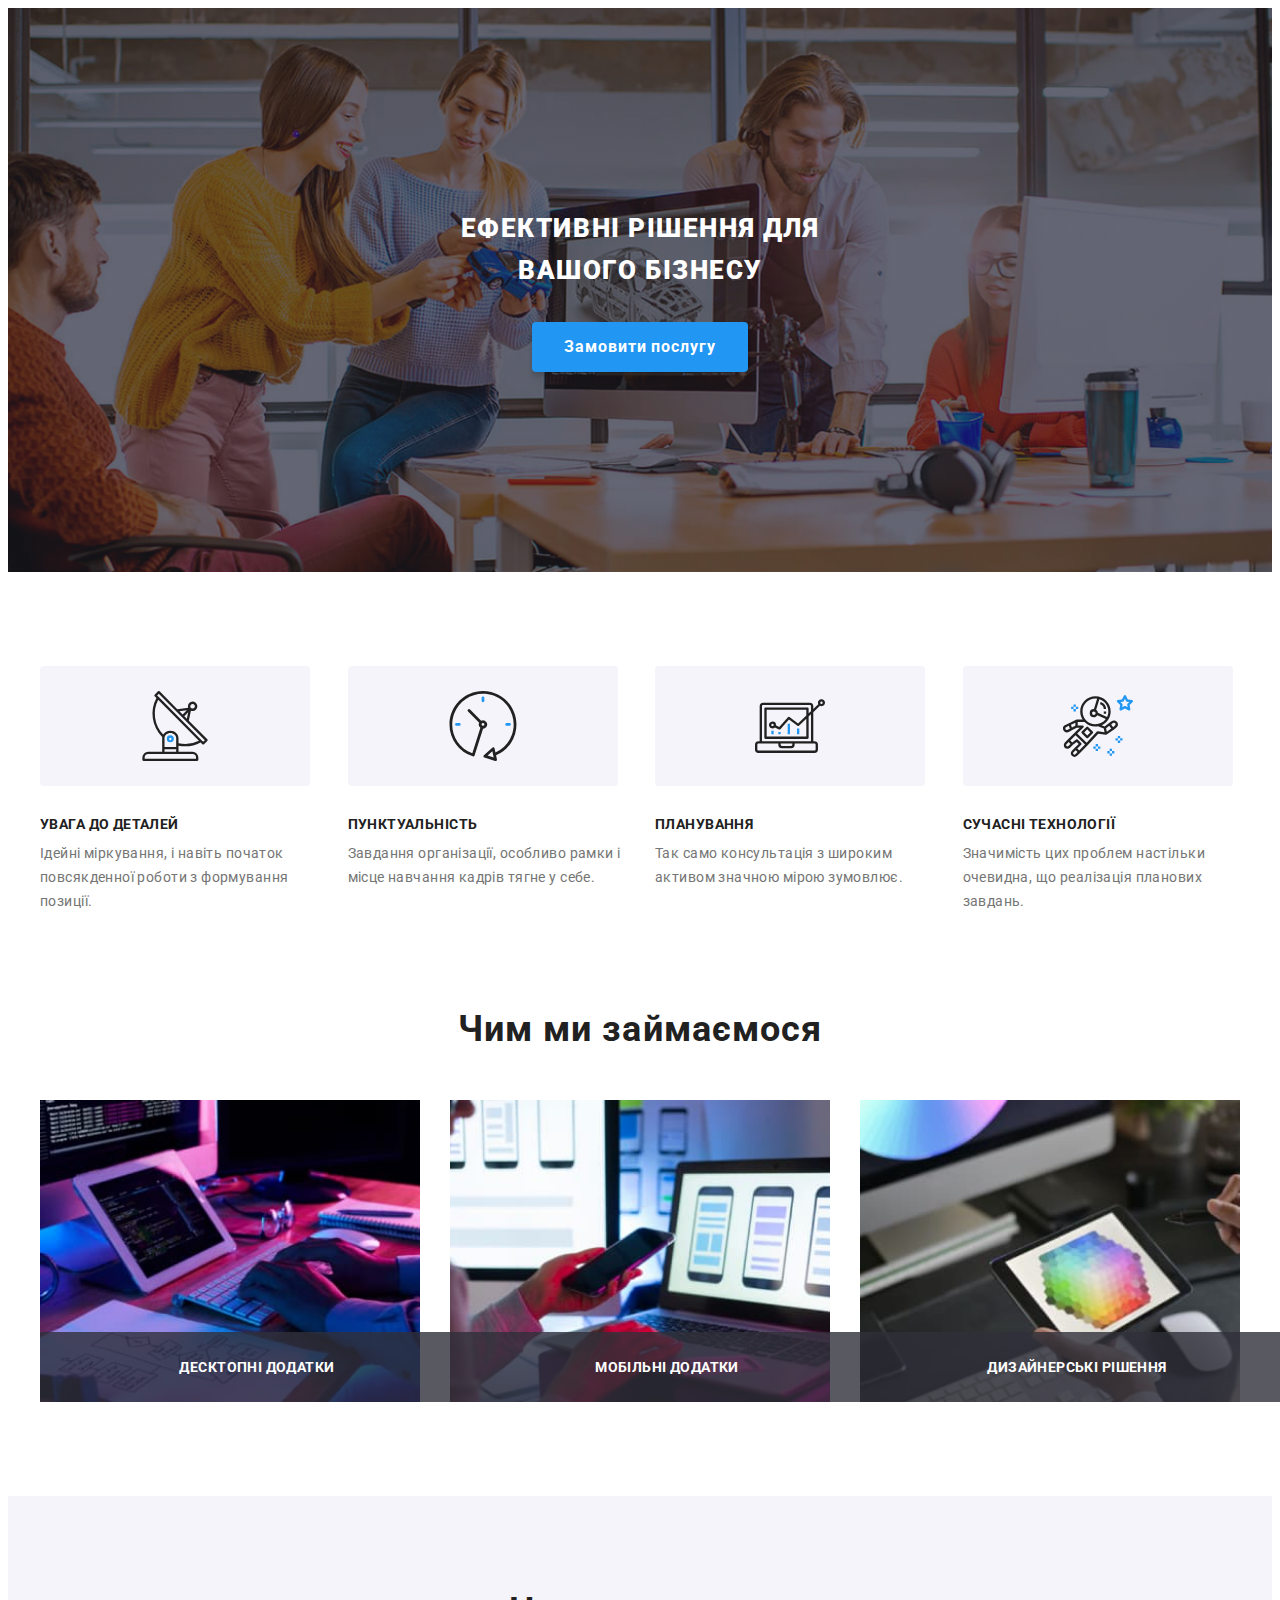
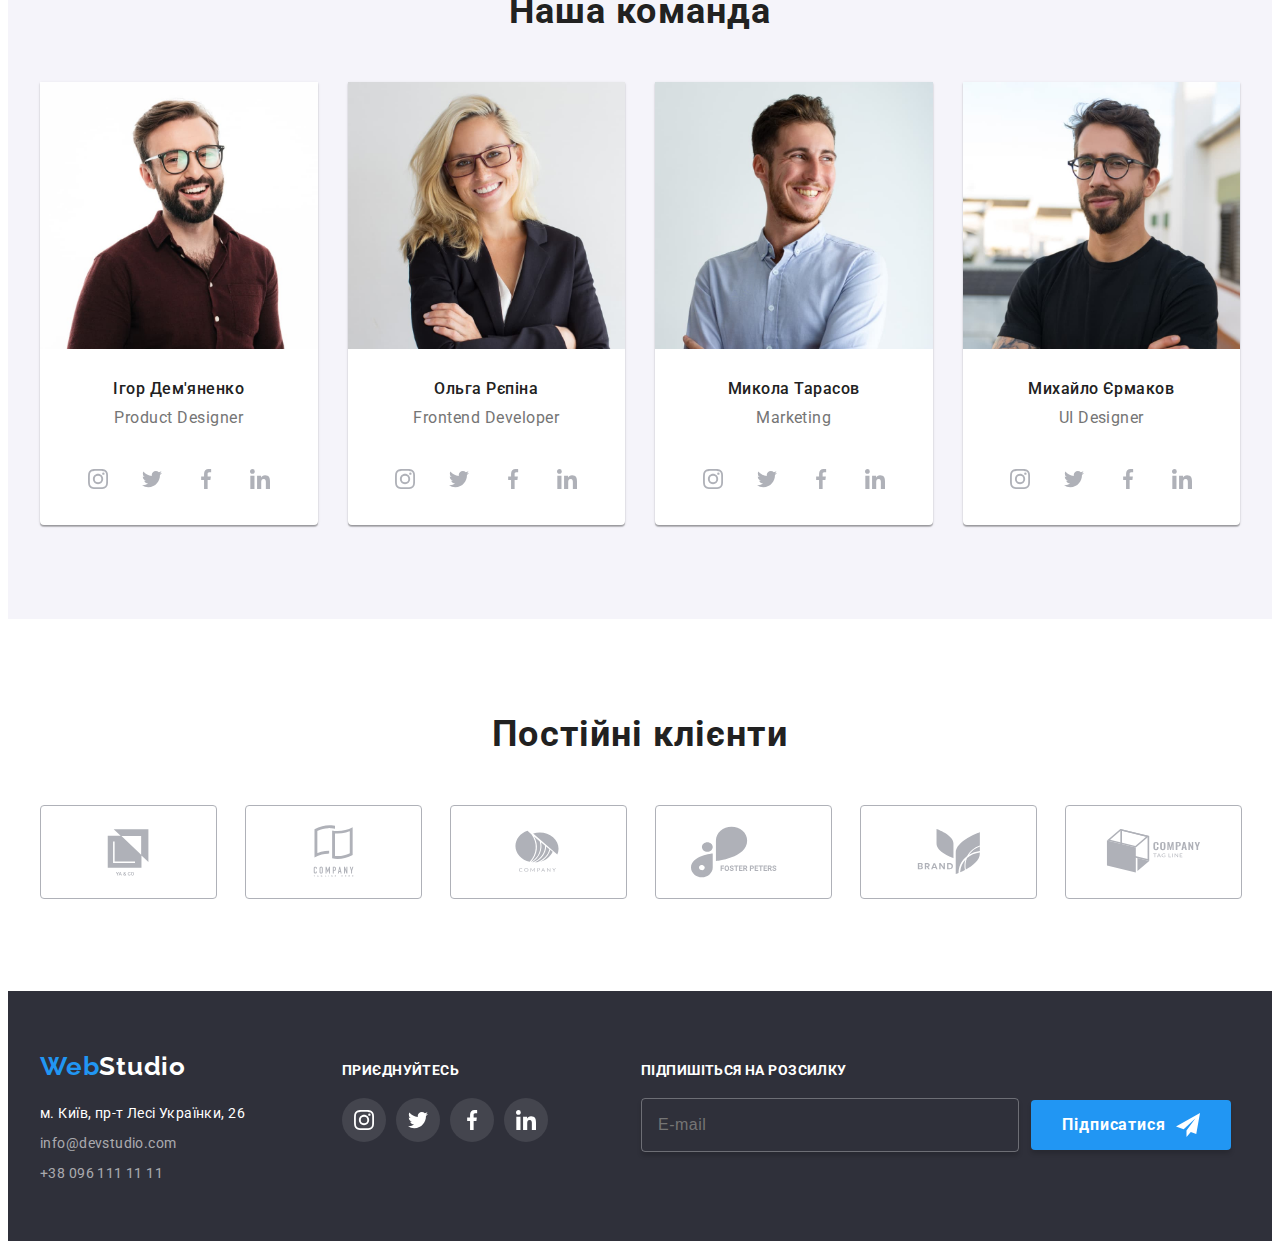
<file: index.html>
<!DOCTYPE html>
<html lang="uk">
  <head>
    <meta charset="UTF-8" />
    <meta name="viewport" content="width=device-width, initial-scale=1.0" />
    <title>Студія</title>
    <link rel="preconnect" href="https://fonts.googleapis.com" />
    <link rel="preconnect" href="https://fonts.gstatic.com" crossorigin />
    <link
      href="https://fonts.googleapis.com/css2?family=Raleway:wght@700&family=Roboto:wght@400;500;700;900&display=swap"
      rel="stylesheet"
    />
    <link
      rel="stylesheet"
      href="https://cdnjs.cloudflare.com/ajax/libs/modern-normalize/2.0.0/modern-normalize.min.css"
      integrity="sha512-4xo8blKMVCiXpTaLzQSLSw3KFOVPWhm/TRtuPVc4WG6kUgjH6J03IBuG7JZPkcWMxJ5huwaBpOpnwYElP/m6wg=="
      crossorigin="anonymous"
      referrerpolicy="no-referrer"
    />
    <!-- <link rel="stylesheet" href="./CSS/styles.css" /> -->
    <link rel="stylesheet" href="./CSS/main.min.css" />
  </head>
  <body>
    <!-- <header class="header">
      <div class="container header-wrap">
        <a class="logo-link link" id="webstudio" href="#" lang="en"
          ><span class="logo">Web</span>Studio</a
        >
        <nav class="header-nav">
          <ul class="header-list list">
            <li class="header-iteam">
              <a class="header-link link current" href="#">Студія</a>
            </li>
            <li class="header-iteam">
              <a class="header-link link" href="./portfolio.html">Портфоліо</a>
            </li>
            <li class="header-iteam">
              <a class="header-link link" href="#contacts">Контакти</a>
            </li>
          </ul>
        </nav>
        <ul class="header-list-contacts list">
          <li class="header-iteam contacts">
            <a class="header-link link" href="mailto:info@devstudio.com"
              ><svg class="header-contacts-icon" width="16" height="12">
                <use href="./images/icons.svg#icon-mail_icon"></use>
              </svg>
              info@devstudio.com
            </a>
          </li>
          <li class="header-iteam contacts">
            <a class="header-link link" href="tel:+380961111111">
              <svg class="header-contacts-icon" width="10" height="16">
                <use href="./images/icons.svg#icon-smartphone"></use>
              </svg>
              +38 096 111 11 11
            </a>
          </li>
        </ul>
      </div>
    </header> -->
    <main>
      <section class="hero">
        <div class="container">
          <div class="hero-wrap">
            <h1 class="hero-title">Ефективні рішення для вашого бізнесу</h1>
          </div>
          <button class="hero-button" type="button" data-modal-open>
            Замовити послугу
          </button>
        </div>
      </section>
      <section class="advantage">
        <div class="container">
          <h2 class="hide">Переваги</h2>
          <ul class="advantage-list list">
            <li class="advantage-iteam">
              <h3 class="advantage-iteam-title">УВАГА ДО ДЕТАЛЕЙ</h3>
              <p class="advantage-iteam-text">
                Ідейні міркування, і навіть початок повсякденної роботи з
                формування позиції.
              </p>
            </li>
            <li class="advantage-iteam">
              <h3 class="advantage-iteam-title">ПУНКТУАЛЬНІСТЬ</h3>
              <p class="advantage-iteam-text">
                Завдання організації, особливо рамки і місце навчання кадрів
                тягне у себе.
              </p>
            </li>
            <li class="advantage-iteam">
              <h3 class="advantage-iteam-title">ПЛАНУВАННЯ</h3>
              <p class="advantage-iteam-text">
                Так само консультація з широким активом значною мірою зумовлює.
              </p>
            </li>
            <li class="advantage-iteam">
              <h3 class="advantage-iteam-title">СУЧАСНІ ТЕХНОЛОГІЇ</h3>
              <p class="advantage-iteam-text">
                Значимість цих проблем настільки очевидна, що реалізація
                планових завдань.
              </p>
            </li>
          </ul>
        </div>
      </section>
      <section class="services">
        <div class="container">
          <h2 class="title">Чим ми займаємося</h2>
          <ul class="services-list list">
            <li class="services-iteam">
              <div class="services-top-wraper">
                <img
                  src="./images/new_box1.jpg"
                  alt="Людина, яка програмує"
                  width="370"
                  height="294"
                />
                <p class="services-top-text">Десктопні додатки</p>
              </div>
            </li>
            <li class="services-iteam">
              <div class="services-top-wraper">
                <img
                  src="./images/new_box2.jpg"
                  alt="Дизайнер порівнює макети"
                  width="370"
                  height="294"
                />
                <p class="services-top-text">Мобільні додатки</p>
              </div>
            </li>
            <li class="services-iteam">
              <div class="services-top-wraper">
                <img
                  src="./images/new_box3.jpg"
                  alt="Пленшет в руках з зобраежням куба"
                  width="370"
                  height="294"
                />
                <p class="services-top-text">Дизайнерські рішення</p>
              </div>
            </li>
          </ul>
        </div>
      </section>
      <section class="team">
        <div class="container">
          <h2 class="title">Наша команда</h2>
          <ul class="team-list list">
            <li class="team-iteam">
              <img
                src="./images/foto_Igor_new.jpg"
                alt="Фото Ігоря Дем'яненко"
                width="270"
                height="260"
              />
              <div class="team-wraper">
                <h3 class="team-title">Ігор Дем'яненко</h3>
                <p class="team-text" lang="en">Product Designer</p>
                <ul class="team-soc-list list">
                  <li class="team-soc-iteam">
                    <a class="team-soc-link" href="#">
                      <svg class="team-soc-icon" width="20" height="20">
                        <use href="./images/icons.svg#icon-instagram"></use>
                      </svg>
                    </a>
                  </li>
                  <li class="team-soc-iteam">
                    <a class="team-soc-link" href="#">
                      <svg class="team-soc-icon" width="20" height="20">
                        <use href="./images/icons.svg#icon-twitter"></use>
                      </svg>
                    </a>
                  </li>
                  <li class="team-soc-iteam">
                    <a class="team-soc-link" href="#">
                      <svg class="team-soc-icon" width="20" height="20">
                        <use href="./images/icons.svg#icon-facebook"></use>
                      </svg>
                    </a>
                  </li>
                  <li class="team-soc-iteam">
                    <a class="team-soc-link" href="#">
                      <svg class="team-soc-icon" width="20" height="20">
                        <use href="./images/icons.svg#icon-linkedin"></use>
                      </svg>
                    </a>
                  </li>
                </ul>
              </div>
            </li>
            <li class="team-iteam">
              <img
                src="./images/foto_Olga_new.jpg"
                alt="Фото Ольги Рєпіної"
                width="270"
                height="260"
              />
              <div class="team-wraper">
                <h3 class="team-title">Ольга Рєпіна</h3>
                <p class="team-text" lang="en">Frontend Developer</p>
                <ul class="team-soc-list list">
                  <li class="team-soc-iteam">
                    <a class="team-soc-link" href="#">
                      <svg class="team-soc-icon" width="20" height="20">
                        <use href="./images/icons.svg#icon-instagram"></use>
                      </svg>
                    </a>
                  </li>
                  <li class="team-soc-iteam">
                    <a class="team-soc-link" href="#">
                      <svg class="team-soc-icon" width="20" height="20">
                        <use href="./images/icons.svg#icon-twitter"></use>
                      </svg>
                    </a>
                  </li>
                  <li class="team-soc-iteam">
                    <a class="team-soc-link" href="#">
                      <svg class="team-soc-icon" width="20" height="20">
                        <use href="./images/icons.svg#icon-facebook"></use>
                      </svg>
                    </a>
                  </li>
                  <li class="team-soc-iteam">
                    <a class="team-soc-link" href="#">
                      <svg class="team-soc-icon" width="20" height="20">
                        <use href="./images/icons.svg#icon-linkedin"></use>
                      </svg>
                    </a>
                  </li>
                </ul>
              </div>
            </li>
            <li class="team-iteam">
              <img
                src="./images/foto_Mykola_new.jpg"
                alt="Фото Миколи Тарасова"
                width="270"
                height="260"
              />
              <div class="team-wraper">
                <h3 class="team-title">Микола Тарасов</h3>
                <p class="team-text" lang="en">Marketing</p>
                <ul class="team-soc-list list">
                  <li class="team-soc-iteam">
                    <a class="team-soc-link" href="#">
                      <svg class="team-soc-icon" width="20" height="20">
                        <use href="./images/icons.svg#icon-instagram"></use>
                      </svg>
                    </a>
                  </li>
                  <li class="team-soc-iteam">
                    <a class="team-soc-link" href="#">
                      <svg class="team-soc-icon" width="20" height="20">
                        <use href="./images/icons.svg#icon-twitter"></use>
                      </svg>
                    </a>
                  </li>
                  <li class="team-soc-iteam">
                    <a class="team-soc-link" href="#">
                      <svg class="team-soc-icon" width="20" height="20">
                        <use href="./images/icons.svg#icon-facebook"></use>
                      </svg>
                    </a>
                  </li>
                  <li class="team-soc-iteam">
                    <a class="team-soc-link" href="#">
                      <svg class="team-soc-icon" width="20" height="20">
                        <use href="./images/icons.svg#icon-linkedin"></use>
                      </svg>
                    </a>
                  </li>
                </ul>
              </div>
            </li>
            <li class="team-iteam">
              <img
                src="./images/foto_Myhailo_new.jpg"
                alt="Фото Михайла Єрмакова"
                width="270"
                height="260"
              />
              <div class="team-wraper">
                <h3 class="team-title">Михайло Єрмаков</h3>
                <p class="team-text" lang="en">UI Designer</p>
                <ul class="team-soc-list list">
                  <li class="team-soc-iteam">
                    <a class="team-soc-link" href="#">
                      <svg class="team-soc-icon" width="20" height="20">
                        <use href="./images/icons.svg#icon-instagram"></use>
                      </svg>
                    </a>
                  </li>
                  <li class="team-soc-iteam">
                    <a class="team-soc-link" href="#">
                      <svg class="team-soc-icon" width="20" height="20">
                        <use href="./images/icons.svg#icon-twitter"></use>
                      </svg>
                    </a>
                  </li>
                  <li class="team-soc-iteam">
                    <a class="team-soc-link" href="#">
                      <svg class="team-soc-icon" width="20" height="20">
                        <use href="./images/icons.svg#icon-facebook"></use>
                      </svg>
                    </a>
                  </li>
                  <li class="team-soc-iteam">
                    <a class="team-soc-link" href="#">
                      <svg class="team-soc-icon" width="20" height="20">
                        <use href="./images/icons.svg#icon-linkedin"></use>
                      </svg>
                    </a>
                  </li>
                </ul>
              </div>
            </li>
          </ul>
        </div>
      </section>
      <section class="clients">
        <div class="container">
          <h2 class="title">Постійні клієнти</h2>
          <ul class="clients-list list">
            <li class="clients-iteam">
              <a href="#" class="clients-link">
                <svg class="clients-icon" width="106" height="60">
                  <use href="./images/icons.svg#icon-Logo_1"></use>
                </svg>
              </a>
            </li>
            <li class="clients-iteam">
              <a href="#" class="clients-link">
                <svg class="clients-icon" width="106" height="60">
                  <use href="./images/icons.svg#icon-Logo_2"></use>
                </svg>
              </a>
            </li>
            <li class="clients-iteam">
              <a href="#" class="clients-link">
                <svg class="clients-icon" width="106" height="60">
                  <use href="./images/icons.svg#icon-Logo_3"></use>
                </svg>
              </a>
            </li>
            <li class="clients-iteam">
              <a href="#" class="clients-link">
                <svg class="clients-icon" width="106" height="60">
                  <use href="./images/icons.svg#icon-Logo_4"></use>
                </svg>
              </a>
            </li>
            <li class="clients-iteam">
              <a href="#" class="clients-link">
                <svg class="clients-icon" width="106" height="60">
                  <use href="./images/icons.svg#icon-Logo_5"></use>
                </svg>
              </a>
            </li>
            <li class="clients-iteam">
              <a href="#" class="clients-link">
                <svg class="clients-icon" width="106" height="60">
                  <use href="./images/icons.svg#icon-Logo_6"></use>
                </svg>
              </a>
            </li>
          </ul>
        </div>
      </section>
    </main>
    <footer class="footer">
      <div class="container footer-wrap">
        <div class="footer-container-address">
          <div class="footer-block-address">
            <a class="logo-link link footer-logo" href="#webstudio" lang="en"
              ><span class="logo">Web</span>Studio</a
            >
            <address class="footer-address-list" id="contacts">
              <ul class="footer-list list">
                <li class="footer-iteam">
                  <a
                    class="footer-link link footer-address"
                    href="https://www.bing.com/maps?osid=c63089d1-bdf8-47fa-8909-ece39b428c00&cp=50.42718~30.53534&lvl=17&pi=0&v=2&sV=2&form=S00027"
                  >
                    м. Київ, пр-т Лесі Українки, 26
                  </a>
                </li>
                <li class="footer-iteam">
                  <a class="footer-link link" href="mailto:info@devstudio.com"
                    >info@devstudio.com</a
                  >
                </li>
                <li class="footer-iteam">
                  <a class="footer-link link" href="tel:+380961111111"
                    >+38 096 111 11 11</a
                  >
                </li>
              </ul>
            </address>
          </div>
        </div>
        <div class="footer-container-address footer-block-soc">
          <div>
            <p class="footer-soc-text">приєднуйтесь</p>
            <ul class="footer-soc-list list">
              <li class="footer-soc-iteam">
                <a class="footer-soc-link" href="#">
                  <svg class="footer-soc-icon" width="20" height="20">
                    <use href="./images/icons.svg#icon-instagram"></use>
                  </svg>
                </a>
              </li>
              <li class="footer-soc-iteam">
                <a class="footer-soc-link" href="#">
                  <svg class="footer-soc-icon" width="20" height="20">
                    <use href="./images/icons.svg#icon-twitter"></use>
                  </svg>
                </a>
              </li>
              <li class="footer-soc-iteam">
                <a class="footer-soc-link" href="#">
                  <svg class="footer-soc-icon" width="20" height="20">
                    <use href="./images/icons.svg#icon-facebook"></use>
                  </svg>
                </a>
              </li>
              <li class="footer-soc-iteam">
                <a class="footer-soc-link" href="#">
                  <svg class="footer-soc-icon" width="20" height="20">
                    <use href="./images/icons.svg#icon-linkedin"></use>
                  </svg>
                </a>
              </li>
            </ul>
          </div>
        </div>
        <div class="footer-container-address footer-block-form">
          <div>
            <p class="footer-soc-text">Підпишіться на розсилку</p>
            <form class="footer-form">
              <input
                type="text"
                name="online-name"
                placeholder="E-mail"
                class="footer-input"
              />
              <button type="submit" class="footer-subscribe">Підписатися</button>
            </form>
          </div>
        </div>
      </div>
    </footer>
    <!-- <div class="backdrop is-hidden" data-modal>
      <div class="modal">
        <button type="button" class="modal-button-exit" data-modal-close>
          <svg class="modal-icon-exit" width="11" height="11">
            <use href="./images/icons.svg#icon-Modal-X"></use>
          </svg>
        </button>
        <p class="modal-text">Залиште свої дані, ми вам передзвонимо</p>
        <form class="modal-form">
          <div class="modal-field">
            <label for="user-name" class="modal-label">Ім'я</label>
            <div class="modal-wraper">
              <input
                type="text"
                name="user-name"
                class="modal-input"
                id="user-name"
              />
              <svg class="modal-icon-input" width="13" height="13">
                <use href="./images/icons.svg#icon-Modal-person"></use>
              </svg>
            </div>
          </div>
          <div class="modal-field">
            <label for="user-tel" class="modal-label">Телефон</label>
            <div class="modal-wraper">
              <input
                type="tel"
                name="user-tel"
                class="modal-input"
                id="user-tel"
              />
              <svg class="modal-icon-input" width="13" height="13">
                <use href="./images/icons.svg#icon-Modal-tel"></use>
              </svg>
            </div>
          </div>
          <div class="modal-field">
            <label for="email" class="modal-label">Пошта</label>
            <div class="modal-wraper">
              <input
                type="email"
                name="user-email"
                class="modal-input"
                id="user-email"
              />
              <svg class="modal-icon-input" width="13" height="13">
                <use href="./images/icons.svg#icon-Modal-mail"></use>
              </svg>
            </div>
          </div>
          <div class="modal-field-waper">
            <label for="user-text" class="modal-label">Коментар</label>
            <textarea
              name="user-text"
              id="user-text"
              placeholder="Введіть текст"
              class="modal-comment"
            ></textarea>
          </div>
          <div class="modal-field-chek">
            <input
              type="checkbox"
              name="policy"
              id="policy"
              class="modal-chek hide"
            />
            <label for="policy" class="modal-chek-text"
              >Погоджуюся з розсилкою та приймаю
              <a href="#">Умови договору</a>
            </label>
          </div>
          <div class="modal-send">
            <button type="submit" class="send-button">Відправити</button>
          </div>
        </form>
      </div>
    </div>
    <script src="./js/modal.js"></script> -->
  </body>
</html>
</file>
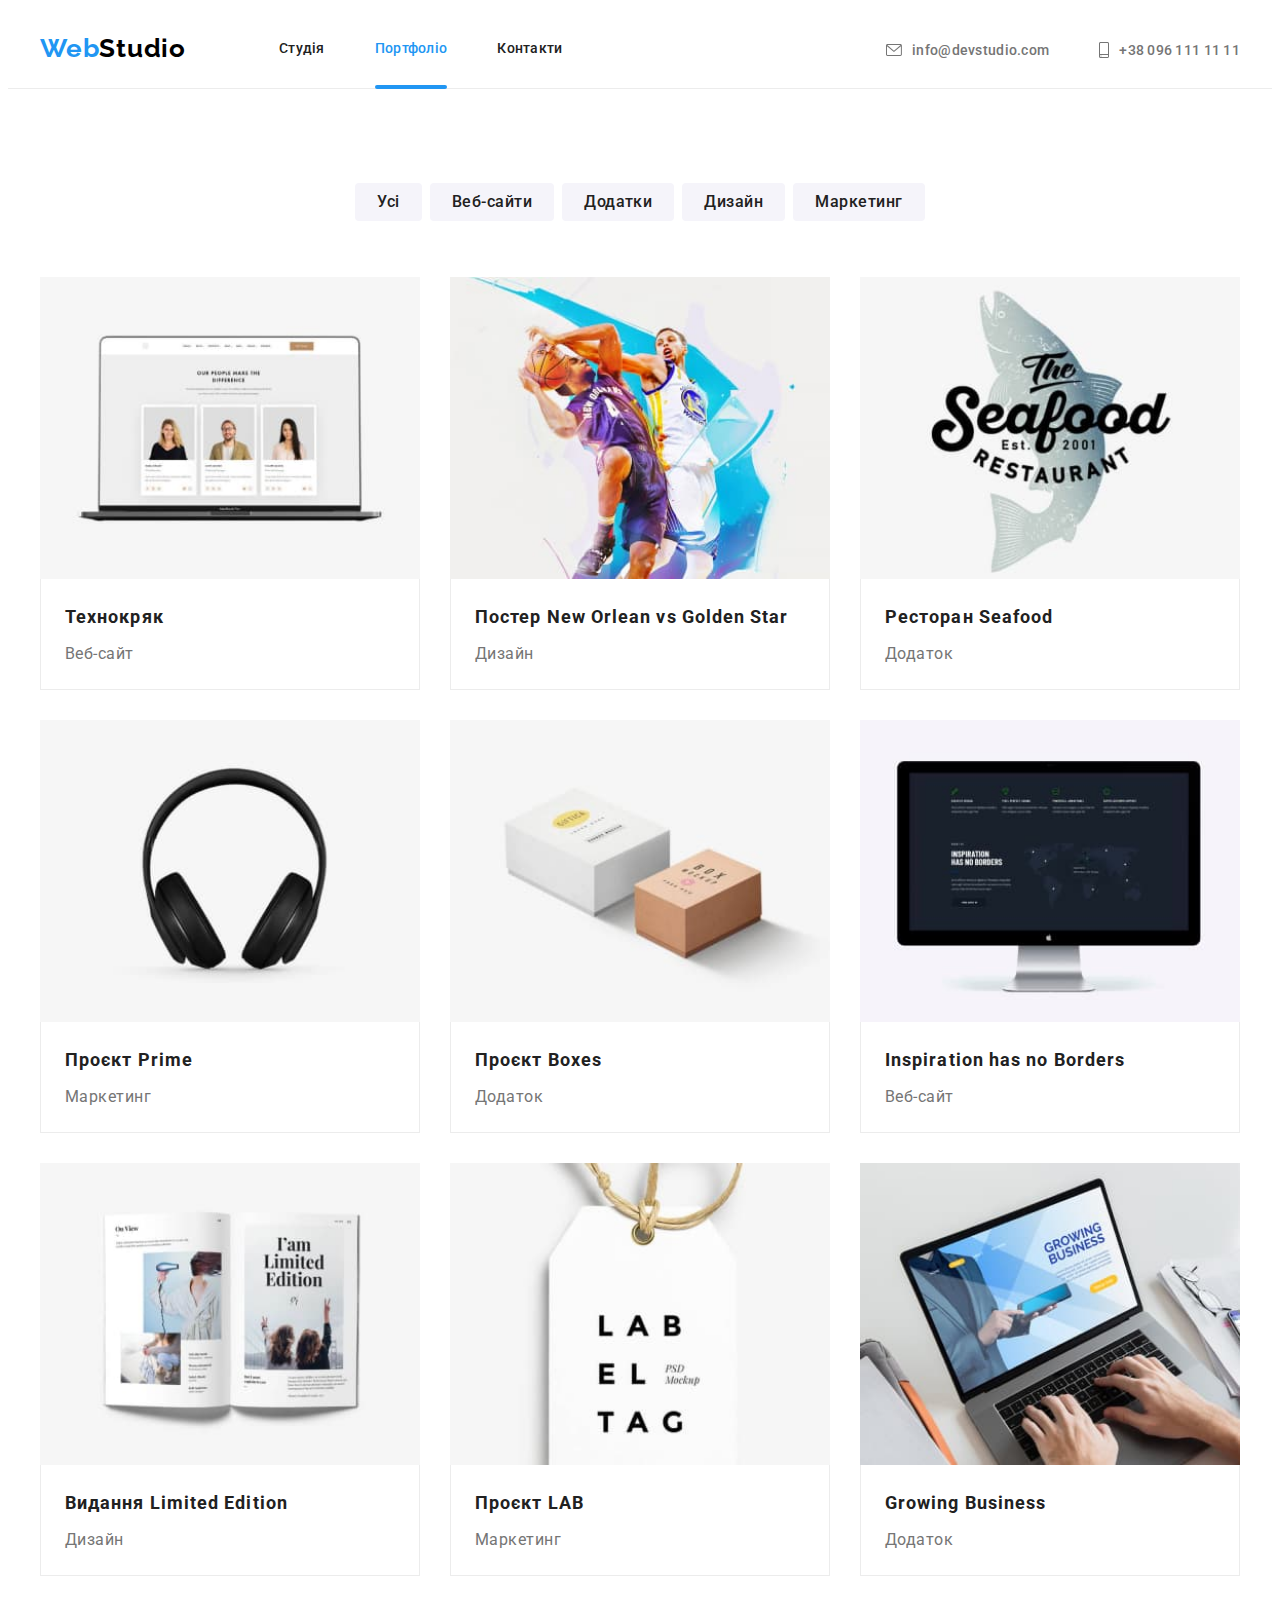
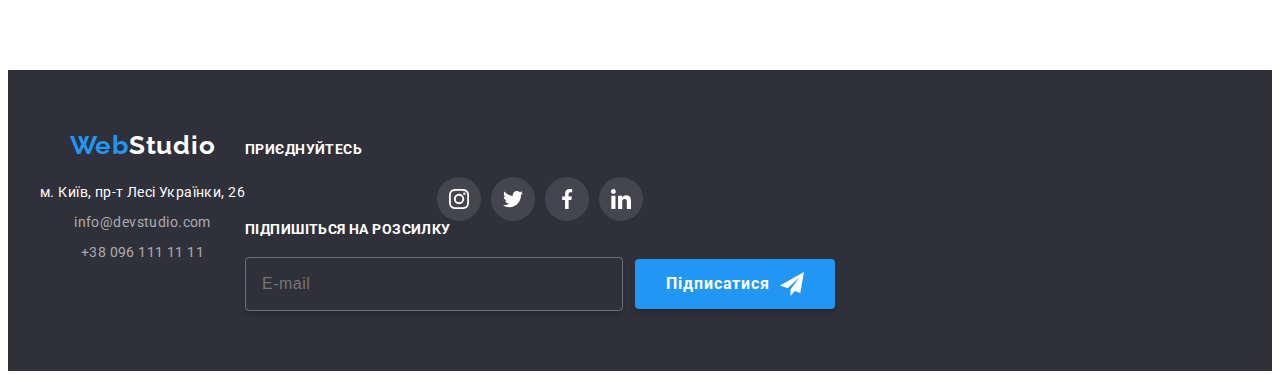
<file: portfolio.html>
<!DOCTYPE html>
<html lang="uk">
  <head>
    <meta charset="UTF-8" />
    <meta name="viewport" content="width=device-width, initial-scale=1.0" />
    <title>Портфоліо</title>
    <link rel="preconnect" href="https://fonts.googleapis.com" />
    <link rel="preconnect" href="https://fonts.gstatic.com" crossorigin />
    <link
      href="https://fonts.googleapis.com/css2?family=Raleway:wght@700&family=Roboto:wght@400;500;700;900&display=swap"
      rel="stylesheet"
    />
    <link
      rel="stylesheet"
      href="https://cdnjs.cloudflare.com/ajax/libs/modern-normalize/2.0.0/modern-normalize.min.css"
      integrity="sha512-4xo8blKMVCiXpTaLzQSLSw3KFOVPWhm/TRtuPVc4WG6kUgjH6J03IBuG7JZPkcWMxJ5huwaBpOpnwYElP/m6wg=="
      crossorigin="anonymous"
      referrerpolicy="no-referrer"
    />
    <!-- <link rel="stylesheet" href="./CSS/styles.css" /> -->
    <link rel="stylesheet" href="./CSS/main.min.css">
  </head>
  <body>
    <header class="header">
      <div class="container header-wrap">
        <a class="logo-link link" id="webstudio" href="#" lang="en"
          ><span class="logo">Web</span>Studio</a
        >
        <nav class="header-nav">
          <ul class="header-list list">
            <li class="header-iteam">
              <a class="header-link link" href="./index.html">Студія</a>
            </li>
            <li class="header-iteam">
              <a class="header-link link current" href="#">Портфоліо</a>
            </li>
            <li class="header-iteam">
              <a class="header-link link" href="#contacts">Контакти</a>
            </li>
          </ul>
        </nav>
        <ul class="header-list-contacts list">
          <li class="header-iteam contacts">
            <a class="header-link link" href="mailto:info@devstudio.com"
              ><svg class="header-contacts-icon" width="16" height="12">
                <use href="./images/icons.svg#icon-mail_icon"></use>
              </svg>
              info@devstudio.com
            </a>
          </li>
          <li class="header-iteam contacts">
            <a class="header-link link" href="tel:+380961111111">
              <svg class="header-contacts-icon" width="10" height="16">
                <use href="./images/icons.svg#icon-smartphone"></use>
              </svg>
              +38 096 111 11 11
            </a>
          </li>
        </ul>
      </div>
    </header>
    <main>
      <section class="portfolio">
        <div class="container">
          <h1 class="hide">Сторінка портфоліо</h1>
          <ul class="portfolio-list-button list">
            <li class="portfolio-iteam-button">
              <button class="portfolio-button" type="button">Усі</button>
            </li>
            <li class="portfolio-iteam-button">
              <button class="portfolio-button" type="button">Веб-сайти</button>
            </li>
            <li class="portfolio-iteam-button">
              <button class="portfolio-button" type="button">Додатки</button>
            </li>
            <li class="portfolio-iteam-button">
              <button class="portfolio-button" type="button">Дизайн</button>
            </li>
            <li class="portfolio-iteam-button">
              <button class="portfolio-button" type="button">Маркетинг</button>
            </li>
          </ul>
          <ul class="portfolio-list list">
            <li class="portfolio-iteam">
              <a class="portfolio-link" href="#">
                <div class="portfolio-hover-wrap">
                  <img
                    class="portfolio-img"
                    src="./images/portfolio_1_new.jpg"
                    alt="Зображення веб-сайту Технокряк"
                    width="370"
                    height="294"
                  />
                  <p class="portfolio-hover-text">
                    Ресурс пропонує комплексні пропозиції з різним рівнем
                    функціоналу та сервісів. Все це дозволить відвідувачу отримати
                    вичерпні відомості про компанію чи приватну особу.
                  </p>
                </div>
                <div class="portfolio-wraper-image">
                  <h2 class="portfolio-titel">Технокряк</h2>
                  <p class="portfolio-text">Веб-сайт</p>
                </div>
              </a>
            </li>
            <li class="portfolio-iteam">
              <a class="portfolio-link" href="#">
                <div class="portfolio-hover-wrap">
                  <img
                    class="portfolio-img"
                    src="./images/portfolio_2_new.jpg"
                    alt="Постер New Orlean vs Golden Star"
                    width="370"
                    height="294"
                  />
                  <p class="portfolio-hover-text">
                    Ресурс пропонує комплексні пропозиції з різним рівнем
                    функціоналу та сервісів. Все це дозволить відвідувачу отримати
                    вичерпні відомості про компанію чи приватну особу.
                  </p>
                </div>
                <div class="portfolio-wraper-image">
                  <h2 class="portfolio-titel">
                    Постер New Orlean vs Golden Star
                  </h2>
                  <p class="portfolio-text">Дизайн</p>
                </div>
              </a>
            </li>
            <li class="portfolio-iteam">
              <a class="portfolio-link" href="#">
                <div class="portfolio-hover-wrap">
                  <img
                    class="portfolio-img"
                    src="./images/portfolio_3_new.jpg"
                    alt="Зображення ресторану Seafood"
                    width="370"
                    height="294"
                  />
                  <p class="portfolio-hover-text">
                    Ресурс пропонує комплексні пропозиції з різним рівнем
                    функціоналу та сервісів. Все це дозволить відвідувачу отримати
                    вичерпні відомості про компанію чи приватну особу.
                  </p>
                </div>
                <div class="portfolio-wraper-image">
                  <h2 class="portfolio-titel">Ресторан Seafood</h2>
                  <p class="portfolio-text">Додаток</p>
                </div>
              </a>
            </li>
            <li class="portfolio-iteam">
              <a class="portfolio-link" href="#">
                <div class="portfolio-hover-wrap">
                  <img
                    class="portfolio-img"
                    src="./images/portfolio_4_new.jpg"
                    alt="Зображення навушників"
                    width="370"
                    height="294"
                  />
                  <p class="portfolio-hover-text">
                    Ресурс пропонує комплексні пропозиції з різним рівнем
                    функціоналу та сервісів. Все це дозволить відвідувачу отримати
                    вичерпні відомості про компанію чи приватну особу.
                  </p>
                </div>
                <div class="portfolio-wraper-image">
                  <h2 class="portfolio-titel">Проєкт Prime</h2>
                  <p class="portfolio-text">Маркетинг</p>
                </div>
              </a>
            </li>
            <li class="portfolio-iteam">
              <a class="portfolio-link" href="#">
                <div class="portfolio-hover-wrap">
                  <img
                    class="portfolio-img"
                    src="./images/portfolio_5_new.jpg"
                    alt="Зображення проекту Boxes"
                    width="370"
                    height="294"
                  />
                  <p class="portfolio-hover-text">
                    Ресурс пропонує комплексні пропозиції з різним рівнем
                    функціоналу та сервісів. Все це дозволить відвідувачу отримати
                    вичерпні відомості про компанію чи приватну особу.
                  </p>
                </div>
                <div class="portfolio-wraper-image">
                  <h2 class="portfolio-titel">Проєкт Boxes</h2>
                  <p class="portfolio-text">Додаток</p>
                </div>
              </a>
            </li>
            <li class="portfolio-iteam">
              <a class="portfolio-link" href="#">
                <div class="portfolio-hover-wrap">
                  <img
                    class="portfolio-img"
                    src="./images/portfolio_6_new.jpg"
                    alt="Зображення створеного веб-сайте"
                    width="370"
                    height="294"
                  />
                  <p class="portfolio-hover-text">
                    Ресурс пропонує комплексні пропозиції з різним рівнем
                    функціоналу та сервісів. Все це дозволить відвідувачу отримати
                    вичерпні відомості про компанію чи приватну особу.
                  </p>
                </div>
                <div class="portfolio-wraper-image">
                  <h2 class="portfolio-titel">Inspiration has no Borders</h2>
                  <p class="portfolio-text">Веб-сайт</p>
                </div>
              </a>
            </li>
            <li class="portfolio-iteam">
              <a class="portfolio-link" href="#">
                <div class="portfolio-hover-wrap">
                  <img
                    class="portfolio-img"
                    src="./images/portfolio_7_new.jpg"
                    alt="Зображення дизайнерського журналу"
                    width="370"
                    height="294"
                  />
                  <p class="portfolio-hover-text">
                    Ресурс пропонує комплексні пропозиції з різним рівнем
                    функціоналу та сервісів. Все це дозволить відвідувачу отримати
                    вичерпні відомості про компанію чи приватну особу.
                  </p>
                </div>
                <div class="portfolio-wraper-image">
                  <h2 class="portfolio-titel">Видання Limited Edition</h2>
                  <p class="portfolio-text">Дизайн</p>
                </div>
              </a>
            </li>
            <li class="portfolio-iteam">
              <a class="portfolio-link" href="#">
                <div class="portfolio-hover-wrap">
                  <img
                    class="portfolio-img"
                    src="./images/portfolio_8_new.jpg"
                    alt="Зображення бірки"
                    width="370"
                    height="294"
                  />
                  <p class="portfolio-hover-text">
                    Ресурс пропонує комплексні пропозиції з різним рівнем
                    функціоналу та сервісів. Все це дозволить відвідувачу отримати
                    вичерпні відомості про компанію чи приватну особу.
                  </p>
                </div>
                <div class="portfolio-wraper-image">
                  <h2 class="portfolio-titel">Проєкт LAB</h2>
                  <p class="portfolio-text">Маркетинг</p>
                </div>
              </a>
            </li>
            <li class="portfolio-iteam">
              <a class="portfolio-link" href="#">
                <div class="portfolio-hover-wrap">
                  <img
                    class="portfolio-img"
                    src="./images/portfolio_9_new.jpg"
                    alt="Зображення додатку для бізнесу"
                    width="370"
                    height="294"
                  />
                  <p class="portfolio-hover-text">
                    Ресурс пропонує комплексні пропозиції з різним рівнем
                    функціоналу та сервісів. Все це дозволить відвідувачу отримати
                    вичерпні відомості про компанію чи приватну особу.
                  </p>
                </div>
                <div class="portfolio-wraper-image">
                  <h2 class="portfolio-titel">Growing Business</h2>
                  <p class="portfolio-text">Додаток</p>
                </div>
              </a>
            </li>
          </ul>
        </div>
      </section>
    </main>
    <footer class="footer">
      <div class="container footer-wrap">
        <div>
          <a class="logo-link link footer-logo" href="#webstudio" lang="en"
            ><span class="logo">Web</span>Studio</a
          >
          <address class="footer-address" id="contacts">
            <ul class="footer-list list">
              <li class="footer-iteam">
                <a
                  class="footer-link link footer-address"
                  href="https://www.bing.com/maps?osid=c63089d1-bdf8-47fa-8909-ece39b428c00&cp=50.42718~30.53534&lvl=17&pi=0&v=2&sV=2&form=S00027"
                >
                  м. Київ, пр-т Лесі Українки, 26
                </a>
              </li>
              <li class="footer-iteam">
                <a class="footer-link link" href="mailto:info@devstudio.com"
                  >info@devstudio.com</a
                >
              </li>
              <li class="footer-iteam">
                <a class="footer-link link" href="tel:+380961111111"
                  >+38 096 111 11 11</a
                >
              </li>
            </ul>
          </address>
        </div>
        <div class="footer-information">
          <div>
            <p class="footer-soc-text">приєднуйтесь</p>
            <ul class="footer-soc-list list">
              <li class="footer-soc-iteam">
                <a class="footer-soc-link" href="#">
                  <svg class="footer-soc-icon" width="20" height="20">
                    <use href="./images/icons.svg#icon-instagram"></use>
                  </svg>
                </a>
              </li>
              <li class="footer-soc-iteam">
                <a class="footer-soc-link" href="#">
                  <svg class="footer-soc-icon" width="20" height="20">
                    <use href="./images/icons.svg#icon-twitter"></use>
                  </svg>
                </a>
              </li>
              <li class="footer-soc-iteam">
                <a class="footer-soc-link" href="#">
                  <svg class="footer-soc-icon" width="20" height="20">
                    <use href="./images/icons.svg#icon-facebook"></use>
                  </svg>
                </a>
              </li>
              <li class="footer-soc-iteam">
                <a class="footer-soc-link" href="#">
                  <svg class="footer-soc-icon" width="20" height="20">
                    <use href="./images/icons.svg#icon-linkedin"></use>
                  </svg>
                </a>
              </li>
            </ul>
          </div>
          <div>
            <p class="footer-soc-text">Підпишіться на розсилку</p>
            <form class="footer-form">
              <input
                type="text"
                name="online-name"
                placeholder="E-mail"
                class="footer-input"
              />
              <button type="submit" class="footer-subscribe">
                Підписатися</button>
            </form>
          </div>
        </div>
      </div>
    </footer>
  </body>
</html>
</file>
<file: CSS/styles.css>
.header {
  border-bottom: 1px solid var(--border-color);
}

.header-wrap{
  display: flex;
  align-items: center;
}

.header-wrap > a{
  padding: 24px 0;
}


.header-nav {
  
}

.header-list {
  display: flex;
  gap: 50px;
  margin-left: 93px;
}

.header-iteam{
}

.header-list-contacts{
  display: flex;
  gap: 50px;
  margin-left: auto;
}




.header-link {
  font-weight: 500;
  font-size: 14px;
  line-height: 1.1428;
  letter-spacing: 0.02em;
  color: var(--first-titel-color);
  display: block;
  align-items: center;
  gap: 10px;
  padding: 32px 0 28px 0;
  transition: color 250ms cubic-bezier(0.4, 0, 0.2, 1);
}



.header-link:hover,
.header-link:focus {
  color: var(--main-color);
}




.contacts > a {
  color: var(--first-text-color);
}

.header-list-contacts a.header-link{
  display: flex;
}

.header-contacts-icon{
  fill: currentColor;
}

.hero {
  max-width: 1600px;
  background: linear-gradient(rgba(47, 48, 58, 0.40), rgba(47, 48, 58, 0.40)), url(../images/background_foto.png);
  background-repeat: no-repeat;
  background-position: center;
  background-size: cover;
  padding: 200px 0;
  text-align: center;
  margin: 0 auto;
}


.hero-wrap{
  display: flex;
  justify-content: center;
  margin-bottom: 30px;
}


.hero-title {
  max-width: 696px;
  font-weight: 900;
  font-size: 44px;
  line-height: 1.3636;
  letter-spacing: 0.06em;

  text-align: center;
  text-transform: uppercase;

  color: var(--hero-titel-color);
  display: block;

}
.hero-button {
  font-family: var(--font-roboto);
  font-size: 16px;
  font-weight: 700;
  line-height: 1.875;
  letter-spacing: 0.06em;

  color: var(--hero-titel-color);

  cursor: pointer;
  text-align: center;

  border: none;
  border-radius: 4px;
  background: var(--main-color);
  box-shadow: 0px 4px 4px 0px rgba(0, 0, 0, 0.15);

  padding: 10px 32px;

  transition: background-color 250ms cubic-bezier(0.4, 0, 0.2, 1);
}

.hero-button:hover,
.hero-button:focus {
  background-color: var(--background-color-btn);
}

.advantage {
  padding: 94px 0;
}

.advantage-list {
  display: flex;
  justify-content: center;
  gap: 30px;
}

.advantage-iteam {
  flex-basis: calc((100% - 90px) / 4);

}

.advantage-iteam:first-child::before{
  content: '';
  width: 270px;
  height: 120px;
  border-radius: 4px;
  background-color: var(--team-background-color);
  display: flex;
  margin-bottom: 30px;
  background-image: url(../images/antenna.svg);
  background-repeat: no-repeat;
  background-position: center;
  background-size: 70px 70px;
}

.advantage-iteam:nth-child(2)::before{
  content: '';
  width: 270px;
  height: 120px;
  border-radius: 4px;
  background-color: var(--team-background-color);
  display: flex;
  margin-bottom: 30px;
  background-image: url(../images/clock.svg);
  background-repeat: no-repeat;
  background-position: center;
  background-size: 70px 70px;
}

.advantage-iteam:nth-child(3)::before{
  content: '';
  width: 270px;
  height: 120px;
  border-radius: 4px;
  background-color: var(--team-background-color);
  display: flex;
  margin-bottom: 30px;
  background-image: url(../images/diagram.svg);
  background-repeat: no-repeat;
  background-position: center;
  background-size: 70px 70px;
}

.advantage-iteam:last-child::before{
  content: '';
  width: 270px;
  height: 120px;
  border-radius: 4px;
  background-color: var(--team-background-color);
  display: flex;
  margin-bottom: 30px;
  background-image: url(../images/astronaut.svg);
  background-repeat: no-repeat;
  background-position: center;
  background-size: 70px 70px;
}

.advantage-iteam-title {
  font-size: 14px;
  font-weight: 700;
  line-height: 1.1428;
  letter-spacing: 0.03em;
  text-transform: uppercase;
  color: var(--first-titel-color);

  margin-bottom: 10px;
}
.advantage-iteam-text {
  font-size: 14px;
  line-height: 1.7142;
  letter-spacing: 0.03em;
  color: var(--first-text-color);
}



.team {
  background-color: var(--team-background-color);
  padding: 94px 0;
}
.team-list {
  display: flex;
  gap: 30px;
}

.team-iteam {
  border-radius: 0px 0px 4px 4px;
  background: var(--hero-titel-color);
  box-shadow: 0px 2px 1px 0px rgba(0, 0, 0, 0.2),
    0px 1px 1px 0px rgba(0, 0, 0, 0.14), 0px 1px 3px 0px rgba(0, 0, 0, 0.12);
  flex-basis: calc((100% - 90px) / 4);
}

.team-img{
  display: block;
  max-width: 100%;
}

.team-wraper{
  padding: 30px 0;
}

.team-title {
  font-size: 16px;
  font-weight: 500;
  line-height: 1.1875;
  letter-spacing: 0.03em;
  text-align: center;
  color: var(--first-titel-color);
  margin-bottom: 10px;
}
.team-text {
  font-size: 16px;
  line-height: 1.1875;
  letter-spacing: 0.03em;
  text-align: center;
  color: var(--first-text-color);
  margin-bottom: 30px;
}

.team-soc-list {
  display: flex;
  gap: 10px;
  justify-content: center;
}
.team-soc-iteam {
  width: 44px;
  height: 44px;
}
.team-soc-link {
  width: 100%;
  height: 100%;
  border-radius: 50%;
  display: flex;
  justify-content: center;
  align-items: center;
  color: var(--icon-color);
  transition: background-color 250ms cubic-bezier(0.4, 0, 0.2, 1);
}

.team-soc-link:hover,
.team-soc-link:focus{
  background-color: var(--main-color);
}

.team-soc-link:hover > .team-soc-icon, .team-soc-link:focus > .team-soc-icon{
  fill: var(--hero-titel-color);
}

.team-soc-icon{
  fill: currentColor;
  transition: fill 250ms cubic-bezier(0.4, 0, 0.2, 1);
}

.clients{
  padding: 94px 0;
}

.clients-list {
  display: flex;
  gap: 30px;
  justify-content: center;
}
.clients-iteam {
  width: 170px;
  height: 92px;
}
.clients-link {
  width: 100%;
  height: 100%;
  border-radius: 4px;
  border: 1px solid var(--icon-color);
  display: flex;
  justify-content: center;
  align-items: center;
  color: var(--icon-color);
  transition: background-color 250ms cubic-bezier(0.4, 0, 0.2, 1);
}

.clients-link:hover,
.clients-link:focus{
  border-color: var(--main-color);
}

.clients-link:hover > .clients-icon, .clients-link:focus > .clients-icon{
  fill: var(--main-color);
}

.clients-icon {
  fill: currentColor;
  transition: fill 250ms cubic-bezier(0.4, 0, 0.2, 1);
}

.footer {
  background-color: var(--footer-background-color);
  padding: 60px 0;
}



.footer-wrap{
  display: flex;
  gap: 70px;
  align-items: baseline;
}

.footer-information{
  display: flex;
  gap: 93px;
}

footer  .logo-link{
  
}
.footer-logo{
  color: var(--hero-titel-color);
  display: block;
  margin-bottom: 20px;
}


.footer-list {
}

.footer-iteam:not(:last-child) {
  margin-bottom: 9px;
}
.footer-link {
  font-size: 14px;
  line-height: 1.7142;
  letter-spacing: 0.03em;
  color: rgba(255, 255, 255, 0.6);
  transition: color 250ms cubic-bezier(0.4, 0, 0.2, 1);
}

.footer-address {
  width: 231px;
  color: var(--hero-titel-color);
}

.footer-link:hover,
.footer-link:focus {
  color: var(--main-color);
}



.footer-soc-text {
  font-size: 14px;
  font-weight: 700;
  line-height: 1.1428;
  letter-spacing: 0.03em;
  text-align: left;
  text-transform: uppercase;
  color: var(--hero-titel-color);
  margin-bottom: 20px;
}
.footer-soc-list {
  display: flex;
  gap: 10px;
}

.footer-soc-iteam {
  width: 44px;
  height: 44px;
}
.footer-soc-link {
  width: 100%;
  height: 100%;
  border-radius: 50%;
  background-color: rgba(255, 255, 255, 0.10);
  color: var(--hero-titel-color);
  display: flex;
  justify-content: center;
  align-items: center;
  transition: background-color 250ms cubic-bezier(0.4, 0, 0.2, 1);
}
.footer-soc-icon {
  fill: currentColor;
  transition: fill 250ms cubic-bezier(0.4, 0, 0.2, 1);
}

.footer-soc-link:hover,
.footer-soc-link:focus{
  background-color: var(--main-color);
}

.footer-soc-link:hover > .footer-soc-icon, .footer-soc-link:focus > .footer-soc-icon{
  fill: var(--hero-titel-color);
}


.footer-form {
  display: flex;
  gap: 12px;
}

.footer-input {
  width: 358px;
  height: 50px;
  background: transparent;
  border: 1px solid rgba(255, 255, 255, 0.3);
  border-radius: 4px;
  box-shadow: 0px 4px 4px rgba(0, 0, 0, 0.15);
  padding-left: 16px;
  color: rgba(255, 255, 255, 0.6000000238418579);
  outline: transparent;
  font-weight: 400;
  font-size: 16px;
  line-height: 1.6666;
  letter-spacing: 0.03em;
  text-align: left;
  transition: border-color 250ms cubic-bezier(0.4, 0, 0.2, 1);
}

.footer-input:hover,
.footer-input:focus{
  border-color: var(--main-color);
}


.footer-subscribe {
  font-family: var(--font-roboto);
  font-style: normal;
  font-weight: 700;
  font-size: 16px;
  line-height: 1.875;
  letter-spacing: 0.06em;
  text-align: center;
  cursor: pointer;
  width: 200px;
  padding: 10px 28px;
  background-color: var(--main-color);
  border: none;
  border-radius: 4px;
  box-shadow: 0px 4px 4px rgba(0, 0, 0, 0.15);
  color: var(--hero-titel-color);
  display: flex;
  justify-content: center;
  align-items: center;
  transition: background-color 250ms cubic-bezier(0.4, 0, 0.2, 1);
}

.footer-subscribe::after{
  content: '';
  width: 24px;
  height: 24px;
  background-image: url(../images/telegram.svg);
  background-position: right;
  background-repeat: no-repeat;
  margin-left: 10px;
}

.footer-subscribe:hover,
.footer-subscribe:focus{
  background-color: var(--background-color-btn);
}

/* Portfolio */

.portfolio {
  padding: 94px 0;
}

.portfolio-list-button {
  display: flex;
  gap: 8px;
  justify-content: center;
  margin-bottom: 56px;
}

.portfolio-iteam-button {
}

.portfolio-button {
  font-family: var(--font-roboto);
  font-size: 16px;
  font-weight: 500;
  line-height: 1.625;
  letter-spacing: 0.03em;
  color: var(--first-titel-color);
  background-color: var(--team-background-color);
  border: none;
  cursor: pointer;
  border-radius: 4px;

  text-align: center;
  padding: 6px 22px;
  transition: color 250ms cubic-bezier(0.4, 0, 0.2, 1) , background-color 250ms cubic-bezier(0.4, 0, 0.2, 1);
}

.portfolio-button:hover,
.portfolio-button:focus {
  color: var(--hero-titel-color);
  background: var(--main-color);
  box-shadow: 0px 2px 2px 0px rgba(0, 0, 0, 0.12),
    0px 1px 2px 0px rgba(0, 0, 0, 0.08), 0px 3px 1px 0px rgba(0, 0, 0, 0.1);
}

.portfolio-list{
  flex-wrap: wrap;
  display: flex;
  gap: 30px;
  justify-content: center;
}

.portfolio-iteam {
  flex-basis: calc((100% - 60px) / 3);
}

.portfolio-hover-wrap{
  position: relative;
  overflow: hidden;
}

.portfolio-link{
  display: block;
  text-decoration: none;
  transition: box-shadow 250ms cubic-bezier(0.4, 0, 0.2, 1);
}

.portfolio-link:hover,
.portfolio-link:focus{
  box-shadow: 1px 4px 6px 0px rgba(0, 0, 0, 0.16), 0px 4px 4px 0px rgba(0, 0, 0, 0.06), 0px 1px 1px 0px rgba(0, 0, 0, 0.12)
}

.portfolio-link:hover .portfolio-hover-text,
.portfolio-link:focus .portfolio-hover-text{
 transform: translateY(0);
}

.portfolio-img{
  max-width: 100%;
}

.portfolio-hover-text{
  font-size: 18px;
  line-height: 1.5555;
  letter-spacing: 0.03em;
  color: var(--hero-titel-color);
  background: rgba(33, 150, 243, 0.8999999761581421);
  padding: 63px 24px;
  position: absolute;
  top: 0;
  width: 100%;
  height: 100%;
  transform: translateY(100%);
  transition: transform 250ms cubic-bezier(0.4, 0, 0.2, 1);
}

.portfolio-wraper-image{
  border-bottom: 1px solid var(--border-color);
  border-left: 1px solid var(--border-color);
  border-right: 1px solid var(--border-color);
  padding: 20px 24px;
  border-top: 0;
}

.portfolio-titel {
  font-size: 18px;
  line-height: 2;
  letter-spacing: 0.06em;
  color: var(--first-titel-color);
  margin-bottom: 4px;
}

.portfolio-text {
  font-size: 16px;
  line-height: 1.875;
  letter-spacing: 0.03em;
  color: var(--first-text-color);
}

/* Modal window */

.backdrop{
  position: fixed;
  top: 0;
  width: 100%;
  height: 100%;
  background: rgba(0, 0, 0, 0.20000000298023224);
  transition: opacity 250ms cubic-bezier(0.4, 0, 0.2, 1) , visibility 250ms cubic-bezier(0.4, 0, 0.2, 1);
}

.modal{
  width: 528px;
  min-height: 581px;
  background: var(--hero-titel-color);
  border-radius: 4px;
  position: absolute;
  top: 50%;
  left: 50%;
  padding: 40px;
  transform: translate(-50%, -50%) scaleY(1);
  box-shadow: 0px 2px 1px rgba(0, 0, 0, 0.2), 0px 1px 1px rgba(0, 0, 0, 0.14), 0px 1px 3px rgba(0, 0, 0, 0.12);
  transition: transform 250ms cubic-bezier(0.4, 0, 0.2, 1);
}

.backdrop.is-hidden .modal{
  transform: translate(-50%, -50%) scaleY(1.5);
}

.modal-button-exit{
  cursor: pointer;
  width: 30px;
  height: 30px;
  position: absolute;
  right: 8px;
  top: 8px;
  border-radius: 50%;
  border: 1px solid rgba(0, 0, 0, 0.1);
  background-color: transparent;
  display: flex;
  justify-content: center;
  align-items: center;
  text-align: center;
  transition: fill 250ms cubic-bezier(0.4, 0, 0.2, 1);
}

.modal-button-exit:hover,
.modal-button-exit:focus{
  fill: var(--main-color);
}

.modal-icon-exit{
  
}





.modal-text{
  font-weight: 700;
  font-size: 20px;
  line-height: 1.15;
  letter-spacing: 0.03em;
  text-align: center;
  margin-bottom: 12px;
  color: var(--first-titel-color);
  
}

.modal-label{
  font-weight: 400;
  font-size: 12px;
  line-height: 1.1666;
  letter-spacing: 0.01em;
  text-align: left;
  color: var(--first-text-color);
  display: block;
  position: relative;
  margin-bottom: 4px;
}

.modal-field{
  margin-bottom: 10px;
}

.modal-wraper{
  position: relative;
}

.modal-input{
  width: 100%;
  height: 40px;
  border: 1px solid rgba(33, 33, 33, 0.2);
  border-radius: 4px;
  padding-left: 42px;
  font-weight: 400;
  font-size: 12px;
  outline: transparent;
  transition: border-color 250ms cubic-bezier(0.4, 0, 0.2, 1);
}



.modal-input:hover,
.modal-input:focus{
  border-color: var(--main-color);
}

.modal-input:hover + .modal-icon-input,
.modal-input:focus + .modal-icon-input{
  fill: var(--main-color);

}

.modal-icon-input{
  position: absolute;
  left: 12px;
  top: 50%;
  transform: translateY(-50%);
  transition: fill 250ms cubic-bezier(0.4, 0, 0.2, 1);
}

.modal-field-waper{
  width: 100%;
  height: 138px;
  margin-bottom: 20px;
}

.modal-comment{
  font-size: 12px;
  border: 1px solid rgba(33, 33, 33, 0.2);
  border-radius: 4px;
  outline: transparent;
  width: 100%;
  height: 120px;
  resize: none;
  padding: 12px 16px;
  transition: border-color 250ms cubic-bezier(0.4, 0, 0.2, 1);
}

.modal-comment::placeholder{
  font-size: 12px;
  color: rgba(117, 117, 117, 0.5);
}

.modal-comment:hover,
.modal-comment:focus{
  border-color: var(--main-color);
}


.modal-field-chek{
  display: flex;
  justify-content: center;
  align-items: center;
  margin-bottom: 30px;
}

.modal-chek-text{
  width: 425px;
  font-size: 14px;
  line-height: 1.7142;
  letter-spacing: 0.03em;
  align-items: center;
  display: flex;
}

.modal-chek-text > a{
  font-size: 14px;
  line-height: 1.7142;
  letter-spacing: 0.03em;
  text-align: left;
  color: var(--main-color);
  margin-left: 5px;
}

.modal-chek-text::before{
  content: '';
  border: 2px solid var(--black-color);
  width: 16px;
  height: 15px;
  border-radius: 2px;
  margin-right: 8px;
  transition: background-color 250ms cubic-bezier(0.4, 0, 0.2, 1);
}

.modal-chek{
  display: flex;
}

.modal-chek:checked + .modal-chek-text::before{
  background-color: var(--main-color);
  border: none;
  background-image: url(../images/Chek.svg);
  
  background-repeat: no-repeat;
  background-position: center;
}

.modal-send{
  display: flex;
  align-items: center;
  text-align: center;
  justify-content: center;
}

.send-button{
  font-family: var(--font-roboto);
  font-weight: 700;
  font-size: 16px;
  line-height: 1.875;
  letter-spacing: 0.06em;
  text-align: center;
  cursor: pointer;
  color: var(--hero-titel-color);
  padding: 10px 52px;
  border: none;
  background: #2196f3;
  border-radius: 4px;
  box-shadow: 0px 4px 4px rgba(0, 0, 0, 0.15);
  transition: background-color 250ms cubic-bezier(0.4, 0, 0.2, 1);
}

.send-button:hover,
.send-button:focus{
  background-color: var(--background-color-btn);
}
</file>
<file: CSS/main.min.css>
body{font-family:var(--font-roboto);justify-content:center}h1,h2,h3,h4,h5,h6,p{margin:0}ul{margin:0;padding:0}address{font-style:normal}img{display:block;max-width:100%;height:auto;width:100%}.link{text-decoration:none}.list{list-style:none}.container{width:100%;padding-left:15px;padding-right:15px;margin:0 auto}@media screen and (min-width: 480px){.container{max-width:480px}}@media screen and (min-width: 768px){.container{max-width:768px}}@media screen and (min-width: 1200px){.container{max-width:1200px}}a.current{color:var(--main-color)}a.current::after{content:"";border-radius:2px;width:100%;height:4px;background:var(--main-color);display:flex;position:relative;top:29px}.logo-link{font-family:var(--font-raleway);font-weight:700;font-size:24px;line-height:1.16;letter-spacing:.03em;color:var(--black-color);display:block}@media screen and (min-width: 1200px){.logo-link{font-size:26px;line-height:1.1923}}.logo{color:var(--main-color)}.title{font-size:28px;font-weight:700;line-height:1.17;letter-spacing:.03em;text-align:center;color:var(--first-titel-color);margin-bottom:30px}@media screen and (min-width: 1200px){.title{font-size:36px;line-height:1.1666;margin-bottom:50px}}.backdrop{position:fixed;top:0;width:100%;height:100%;background:rgba(0,0,0,.200000003);transition:opacity 250ms cubic-bezier(0.4, 0, 0.2, 1),visibility 250ms cubic-bezier(0.4, 0, 0.2, 1)}.modal{width:528px;min-height:581px;background:var(--hero-titel-color);border-radius:4px;position:absolute;top:50%;left:50%;padding:40px;transform:translate(-50%, -50%) scaleY(1);box-shadow:0px 2px 1px rgba(0,0,0,.2),0px 1px 1px rgba(0,0,0,.14),0px 1px 3px rgba(0,0,0,.12);transition:transform 250ms cubic-bezier(0.4, 0, 0.2, 1)}.backdrop.is-hidden .modal{transform:translate(-50%, -50%) scaleY(1.5)}.modal-button-exit{cursor:pointer;width:30px;height:30px;position:absolute;right:8px;top:8px;border-radius:50%;border:1px solid rgba(0,0,0,.1);background-color:rgba(0,0,0,0);display:flex;justify-content:center;align-items:center;text-align:center;transition:fill 250ms cubic-bezier(0.4, 0, 0.2, 1)}.modal-button-exit:hover,.modal-button-exit:focus{fill:var(--main-color)}.modal-text{font-weight:700;font-size:20px;line-height:1.15;letter-spacing:.03em;text-align:center;margin-bottom:12px;color:var(--first-titel-color)}.modal-label{font-weight:400;font-size:12px;line-height:1.1666;letter-spacing:.01em;text-align:left;color:var(--first-text-color);display:block;position:relative;margin-bottom:4px}.modal-field{margin-bottom:10px}.modal-wraper{position:relative}.modal-input{width:100%;height:40px;border:1px solid rgba(33,33,33,.2);border-radius:4px;padding-left:42px;font-weight:400;font-size:12px;outline:rgba(0,0,0,0);transition:border-color 250ms cubic-bezier(0.4, 0, 0.2, 1)}.modal-input:hover,.modal-input:focus{border-color:var(--main-color)}.modal-icon-input{position:absolute;left:12px;top:50%;transform:translateY(-50%);transition:fill 250ms cubic-bezier(0.4, 0, 0.2, 1)}.modal-input:hover+.modal-icon-input,.modal-input:focus+.modal-icon-input{fill:var(--main-color)}.modal-field-waper{width:100%;height:138px;margin-bottom:20px}.modal-comment{font-size:12px;border:1px solid rgba(33,33,33,.2);border-radius:4px;outline:rgba(0,0,0,0);width:100%;height:120px;resize:none;padding:12px 16px;transition:border-color 250ms cubic-bezier(0.4, 0, 0.2, 1)}.modal-comment::-moz-placeholder{font-size:12px;color:rgba(117,117,117,.5)}.modal-comment::placeholder{font-size:12px;color:rgba(117,117,117,.5)}.modal-comment:hover,.modal-comment:focus{border-color:var(--main-color)}.modal-field-chek{display:flex;justify-content:center;align-items:center;margin-bottom:30px}.modal-chek-text{width:425px;font-size:14px;line-height:1.7142;letter-spacing:.03em;align-items:center;display:flex}.modal-chek-text::before{content:"";border:2px solid var(--black-color);width:16px;height:15px;border-radius:2px;margin-right:8px;transition:background-color 250ms cubic-bezier(0.4, 0, 0.2, 1)}.modal-chek:checked+.modal-chek-text::before{background-color:var(--main-color);border:none;background-image:url(../images/Chek.svg);background-repeat:no-repeat;background-position:center}.modal-chek-text>a{font-size:14px;line-height:1.7142;letter-spacing:.03em;text-align:left;color:var(--main-color);margin-left:5px}.modal-chek{display:flex}.modal-send{display:flex;align-items:center;text-align:center;justify-content:center}.send-button{font-family:var(--font-roboto);font-weight:700;font-size:16px;line-height:1.875;letter-spacing:.06em;text-align:center;cursor:pointer;color:var(--hero-titel-color);padding:10px 52px;border:none;background:#2196f3;border-radius:4px;box-shadow:0px 4px 4px rgba(0,0,0,.15);transition:background-color 250ms cubic-bezier(0.4, 0, 0.2, 1)}.send-button:hover,.send-button:focus{background-color:var(--background-color-btn)}.header{border-bottom:1px solid var(--border-color)}.header-wrap{display:flex;align-items:center}.header-wrap>a{padding:24px 0}.header-list{display:flex;gap:50px;margin-left:93px}.header-list-contacts{display:flex;gap:50px;margin-left:auto}.header-link{font-weight:500;font-size:14px;line-height:1.1428;letter-spacing:.02em;color:var(--first-titel-color);display:block;align-items:center;gap:10px;padding:32px 0 28px 0;transition:color 250ms cubic-bezier(0.4, 0, 0.2, 1)}.header-link:hover,.header-link:focus{color:var(--main-color)}.contacts>a{color:var(--first-text-color)}.header-list-contacts a.header-link{display:flex}.header-contacts-icon{fill:currentColor}.hero{max-width:1600px;background:linear-gradient(rgba(47, 48, 58, 0.4), rgba(47, 48, 58, 0.4)),url(../images/background_foto.png);background-repeat:no-repeat;background-position:center;background-size:cover;padding:200px 0;text-align:center;margin:0 auto}.hero-wrap{display:flex;justify-content:center;margin-bottom:30px}.hero-title{max-width:360px;font-weight:900;font-size:26px;line-height:1.61;letter-spacing:.06em;text-align:center;text-transform:uppercase;color:var(--hero-titel-color);display:block}.hero-button{font-family:var(--font-roboto);font-size:16px;font-weight:700;line-height:1.875;letter-spacing:.06em;color:var(--hero-titel-color);cursor:pointer;text-align:center;border:none;border-radius:4px;background:var(--main-color);box-shadow:0px 4px 4px 0px rgba(0,0,0,.15);padding:10px 32px;transition:background-color 250ms cubic-bezier(0.4, 0, 0.2, 1)}.hero-button:hover,.hero-button:focus{background-color:var(--background-color-btn)}.advantage{padding:60px 0}@media screen and (min-width: 1200px){.advantage{padding:94px 0}}.advantage-list{display:flex;flex-wrap:wrap;justify-content:center;gap:30px}.advantage-iteam::before{content:"";width:450px;height:120px;border-radius:4px;background-color:var(--team-background-color);display:flex;margin-bottom:30px;background-repeat:no-repeat;background-position:center;background-size:70px 70px}@media screen and (min-width: 768px){.advantage-iteam::before{width:354px}}@media screen and (min-width: 1200px){.advantage-iteam::before{width:270px}}.advantage-iteam:first-child::before{background-image:url(../images/antenna.svg)}.advantage-iteam:nth-child(2)::before{background-image:url(../images/clock.svg)}.advantage-iteam:nth-child(3)::before{background-image:url(../images/diagram.svg)}.advantage-iteam:last-child::before{background-image:url(../images/astronaut.svg)}@media screen and (min-width: 768px){.advantage-iteam{flex-basis:calc((100% - 30px)/2)}}@media screen and (min-width: 1200px){.advantage-iteam{flex-basis:calc((100% - 90px)/4)}}.advantage-iteam-title{font-size:14px;font-weight:700;line-height:1.1428;letter-spacing:.03em;text-transform:uppercase;text-align:center;color:var(--first-titel-color);margin-bottom:10px}@media screen and (min-width: 768px){.advantage-iteam-title{text-align:left}}.advantage-iteam-text{font-size:14px;line-height:1.7142;letter-spacing:.03em;color:var(--first-text-color)}.services{padding-bottom:94px;display:none}@media screen and (min-width: 1200px){.services{display:block}}.services-list{display:flex;gap:30px;justify-content:center}.services-iteam{flex-basis:calc((100% - 60px)/3)}.services-top-wraper{position:relative}.services-top-text{position:absolute;font-weight:700;font-size:14px;line-height:1.1428;letter-spacing:.03em;color:var(--hero-titel-color);background-color:rgba(47,48,58,.8000000119);width:100%;text-align:center;text-transform:uppercase;padding:27px;bottom:0;left:0}.team{background-color:var(--team-background-color);padding:60px 0}@media screen and (min-width: 1200px){.team{padding:94px 0}}.team-list{display:flex;flex-wrap:wrap;justify-content:center;gap:30px}.team-iteam{width:100%;border-radius:0px 0px 4px 4px;background:var(--hero-titel-color);box-shadow:0px 2px 1px 0px rgba(0,0,0,.2),0px 1px 1px 0px rgba(0,0,0,.14),0px 1px 3px 0px rgba(0,0,0,.12)}@media screen and (min-width: 768px){.team-iteam{flex-basis:calc((100% - 30px)/2)}}@media screen and (min-width: 1200px){.team-iteam{flex-basis:calc((100% - 90px)/4)}}.team-wraper{padding-top:30px;padding-bottom:24px;text-align:center}.team-title{font-size:16px;font-weight:500;line-height:1.1875;letter-spacing:.03em;color:var(--first-titel-color);margin-bottom:10px}.team-text{font-size:16px;line-height:1.1875;letter-spacing:.03em;color:var(--first-text-color);margin-bottom:16px}@media screen and (min-width: 1200px){.team-text{margin-bottom:30px}}.team-soc-list{display:flex;gap:10px;justify-content:center}.team-soc-iteam{width:44px;height:44px}.team-soc-link{width:100%;height:100%;border-radius:50%;display:flex;justify-content:center;align-items:center;color:var(--icon-color);transition:background-color 250ms cubic-bezier(0.4, 0, 0.2, 1)}.team-soc-link:hover,.team-soc-link:focus{background-color:var(--main-color)}.team-soc-icon{fill:currentColor;transition:fill 250ms cubic-bezier(0.4, 0, 0.2, 1)}.team-soc-link:hover>.team-soc-icon,.team-soc-link:focus>.team-soc-icon{fill:var(--hero-titel-color)}.clients{padding:60px 0}@media screen and (min-width: 1200px){.clients{padding:94px 0}}.clients-list{display:flex;flex-wrap:wrap;gap:30px;justify-content:center}@media screen and (min-width: 1200px){.clients-list{flex-wrap:nowrap}}.clients-iteam{width:170px;height:92px;flex-basis:calc((100% - 30px)/2)}@media screen and (min-width: 768px){.clients-iteam{flex-basis:calc((100% - 60px)/3)}}.clients-link{width:100%;height:100%;border-radius:4px;border:1px solid var(--icon-color);display:flex;justify-content:center;align-items:center;color:var(--icon-color);transition:background-color 250ms cubic-bezier(0.4, 0, 0.2, 1)}.clients-link:hover,.clients-link:focus{border-color:var(--main-color)}.clients-icon{fill:currentColor;transition:fill 250ms cubic-bezier(0.4, 0, 0.2, 1)}.clients-link:hover>.clients-icon,.clients-link:focus>.clients-icon{fill:var(--main-color)}.footer{background-color:var(--footer-background-color);padding:60px 0;justify-content:center;text-align:center;align-items:center}@media screen and (min-width: 768px){.footer-wrap{display:flex;flex-wrap:wrap;align-items:baseline}}@media screen and (min-width: 1200px){.footer-wrap{flex-wrap:nowrap}}.footer-container-address:not(:last-child){margin-bottom:60px}@media screen and (min-width: 768px){.footer-container-address:not(:last-child):nth-child(2){margin-bottom:0}}@media screen and (min-width: 1200px){.footer-container-address:not(:last-child){margin-bottom:0;text-align:left}}.footer-address-list{height:79px}@media screen and (min-width: 768px){.footer-address-list{width:232px;max-width:232px}}.footer-block-address{align-items:center}@media screen and (min-width: 768px){.footer-block-address{padding-left:61px}}@media screen and (min-width: 1200px){.footer-block-address{padding-left:0}}@media screen and (min-width: 768px){.footer-block-soc{margin-left:165px}}@media screen and (min-width: 1200px){.footer-block-soc{margin-left:70px}}@media screen and (min-width: 768px){.footer-block-form{margin-left:151px}}@media screen and (min-width: 1200px){.footer-block-form{margin-left:93px}}a.logo-link.link.footer-logo{color:var(--hero-titel-color);display:block;margin-bottom:20px}.footer-iteam{height:21px}.footer-iteam:not(:last-child){margin-bottom:8px}@media screen and (min-width: 1200px){.footer-iteam:not(:last-child){margin-bottom:9px}}.footer-link{font-weight:400;font-size:14px;line-height:1.7142;letter-spacing:.03em;color:rgba(255,255,255,.6);transition:color 250ms cubic-bezier(0.4, 0, 0.2, 1)}.footer-link:hover,.footer-link:focus{color:var(--main-color)}.footer-address{color:var(--hero-titel-color)}.footer-soc-text{font-size:14px;font-weight:700;line-height:1.1428;letter-spacing:.03em;text-align:center;text-transform:uppercase;color:var(--hero-titel-color);margin-bottom:20px}@media screen and (min-width: 1200px){.footer-soc-text{text-align:left}}.footer-soc-list{display:flex;gap:10px;justify-content:center}.footer-soc-iteam{width:44px;height:44px}.footer-soc-link{width:100%;height:100%;border-radius:50%;background-color:rgba(255,255,255,.1);color:var(--hero-titel-color);display:flex;justify-content:center;align-items:center;transition:background-color 250ms cubic-bezier(0.4, 0, 0.2, 1)}.footer-soc-link:hover,.footer-soc-link:focus{background-color:var(--main-color)}.footer-soc-icon{fill:currentColor;transition:fill 250ms cubic-bezier(0.4, 0, 0.2, 1)}.footer-soc-link:hover>.footer-soc-icon,.footer-soc-link:focus>.footer-soc-icon{fill:var(--hero-titel-color)}.footer-form{display:flex;flex-wrap:wrap;justify-content:center;align-items:center}@media screen and (min-width: 768px){.footer-form{width:450px}}@media screen and (min-width: 1200px){.footer-form{width:100%;flex-wrap:nowrap;gap:12px}}.footer-input{width:100%;height:50px;background:rgba(0,0,0,0);border:1px solid rgba(255,255,255,.3);border-radius:4px;box-shadow:0px 4px 4px rgba(0,0,0,.15);padding-left:16px;color:rgba(255,255,255,.6000000238);outline:rgba(0,0,0,0);font-weight:400;font-size:16px;line-height:1.6666;letter-spacing:.03em;text-align:left;margin-bottom:20px;transition:border-color 250ms cubic-bezier(0.4, 0, 0.2, 1)}.footer-input:hover,.footer-input:focus{border-color:var(--main-color)}@media screen and (min-width: 1200px){.footer-input{margin-bottom:0;width:358px}}.footer-subscribe{font-family:var(--font-roboto);font-style:normal;font-weight:700;font-size:16px;line-height:1.875;letter-spacing:.06em;text-align:center;cursor:pointer;width:200px;padding:10px 28px;background-color:var(--main-color);border:none;border-radius:4px;box-shadow:0px 4px 4px rgba(0,0,0,.15);color:var(--hero-titel-color);display:flex;justify-content:center;align-items:center;transition:background-color 250ms cubic-bezier(0.4, 0, 0.2, 1)}.footer-subscribe::after{content:"";width:24px;height:24px;background-image:url(../images/telegram.svg);background-position:right;background-repeat:no-repeat;margin-left:10px}.footer-subscribe:hover,.footer-subscribe:focus{background-color:var(--background-color-btn)}.portfolio{padding:94px 0}.portfolio-list-button{display:flex;gap:8px;justify-content:center;margin-bottom:56px}.portfolio-button{font-family:var(--font-roboto);font-size:16px;font-weight:500;line-height:1.625;letter-spacing:.03em;color:var(--first-titel-color);background-color:var(--team-background-color);border:none;cursor:pointer;border-radius:4px;text-align:center;padding:6px 22px;transition:color 250ms cubic-bezier(0.4, 0, 0.2, 1),background-color 250ms cubic-bezier(0.4, 0, 0.2, 1)}.portfolio-button:hover,.portfolio-button:focus{color:var(--hero-titel-color);background:var(--main-color);box-shadow:0px 2px 2px 0px rgba(0,0,0,.12),0px 1px 2px 0px rgba(0,0,0,.08),0px 3px 1px 0px rgba(0,0,0,.1)}.portfolio-list{flex-wrap:wrap;display:flex;gap:30px;justify-content:center}.portfolio-iteam{flex-basis:calc((100% - 60px)/3)}.portfolio-hover-wrap{position:relative;overflow:hidden}.portfolio-link{display:block;text-decoration:none;transition:box-shadow 250ms cubic-bezier(0.4, 0, 0.2, 1)}.portfolio-link:hover,.portfolio-link:focus{box-shadow:1px 4px 6px 0px rgba(0,0,0,.16),0px 4px 4px 0px rgba(0,0,0,.06),0px 1px 1px 0px rgba(0,0,0,.12)}.portfolio-img{max-width:100%}.portfolio-hover-text{font-size:18px;line-height:1.5555;letter-spacing:.03em;color:var(--hero-titel-color);background:rgba(33,150,243,.8999999762);padding:63px 24px;position:absolute;top:0;width:100%;height:100%;transform:translateY(100%);transition:transform 250ms cubic-bezier(0.4, 0, 0.2, 1)}.portfolio-link:hover .portfolio-hover-text,.portfolio-link:focus .portfolio-hover-text{transform:translateY(0)}.portfolio-wraper-image{border-bottom:1px solid var(--border-color);border-left:1px solid var(--border-color);border-right:1px solid var(--border-color);padding:20px 24px;border-top:0}.portfolio-titel{font-size:18px;line-height:2;letter-spacing:.06em;color:var(--first-titel-color);margin-bottom:4px}.portfolio-text{font-size:16px;line-height:1.875;letter-spacing:.03em;color:var(--first-text-color)}:root{--main-color: #2196f3;--first-titel-color: #212121;--hero-titel-color: #ffffff;--first-text-color: #757575;--footer-background-color: #2f303a;--team-background-color: #f5f4fa;--black-color: #000000;--background-color-btn: #188ce8;--border-color: #ECECEC;--icon-color: #AFB1B8;--font-roboto: "Roboto", sans-serif;--font-raleway: "Raleway"}.is-hidden{opacity:0;visibility:hidden;pointer-events:none}.hide{position:absolute;white-space:nowrap;width:1px;height:1px;overflow:hidden;border:0;padding:0;clip:rect(0 0 0 0);-webkit-clip-path:inset(50%);clip-path:inset(50%);margin:-1px}/*# sourceMappingURL=main.min.css.map */
</file>
